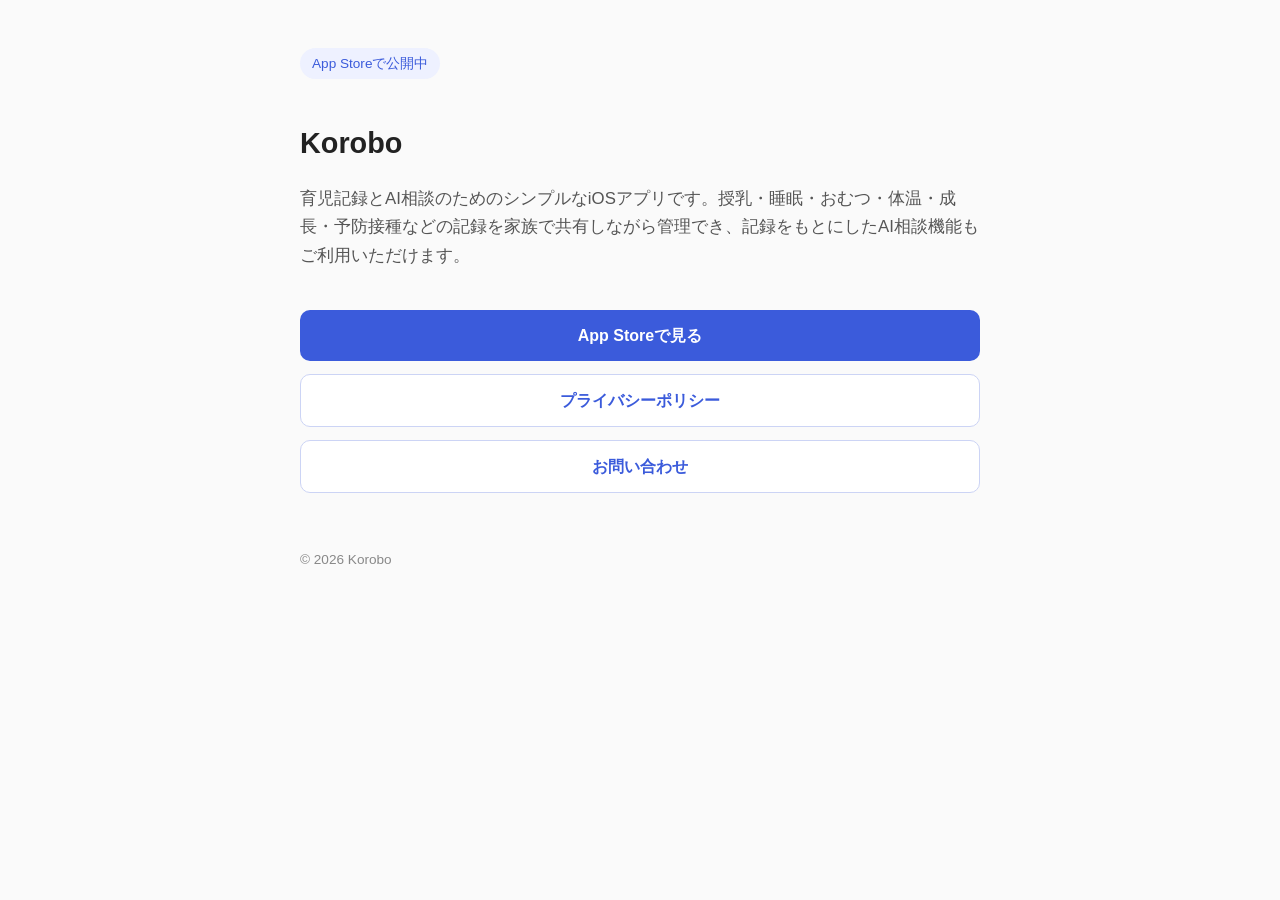
<file: index.html>
<!DOCTYPE html>
<html lang="ja">
<head>
<meta charset="UTF-8">
<meta name="viewport" content="width=device-width, initial-scale=1.0">
<title>Korobo - 育児記録とAI相談</title>
<style>
body { font-family: -apple-system, BlinkMacSystemFont, "Hiragino Kaku Gothic ProN", "Yu Gothic", sans-serif; line-height: 1.7; color: #222; max-width: 680px; margin: 0 auto; padding: 48px 20px 80px; background: #fafafa; }
h1 { font-size: 1.8em; margin-bottom: 0.3em; }
p.lead { color: #555; font-size: 1.05em; }
.badge { display: inline-block; background: #eef1ff; color: #3b5bdb; padding: 4px 12px; border-radius: 999px; font-size: 0.85em; margin-bottom: 1.5em; }
.links { margin-top: 2.5em; display: flex; flex-direction: column; gap: 0.8em; }
a.button { display: inline-block; text-align: center; padding: 12px 20px; border-radius: 10px; text-decoration: none; font-weight: 600; }
a.button.primary { background: #3b5bdb; color: #fff; }
a.button.secondary { background: #fff; color: #3b5bdb; border: 1px solid #ccd4f5; }
footer { margin-top: 4em; font-size: 0.85em; color: #888; }
footer a { color: #888; }
</style>
</head>
<body>
<span class="badge">App Storeで公開中</span>
<h1>Korobo</h1>
<p class="lead">育児記録とAI相談のためのシンプルなiOSアプリです。授乳・睡眠・おむつ・体温・成長・予防接種などの記録を家族で共有しながら管理でき、記録をもとにしたAI相談機能もご利用いただけます。</p>
<div class="links">
<a class="button primary" href="https://apps.apple.com/app/id6790335687">App Storeで見る</a>
<a class="button secondary" href="https://apopopopo66.github.io/korobo-privacy/">プライバシーポリシー</a>
<a class="button secondary" href="https://forms.gle/CchkJuufPhGy2bs16">お問い合わせ</a>
</div>
<footer>
<p>&copy; 2026 Korobo</p>
</footer>
</body>
</html>
</file>
